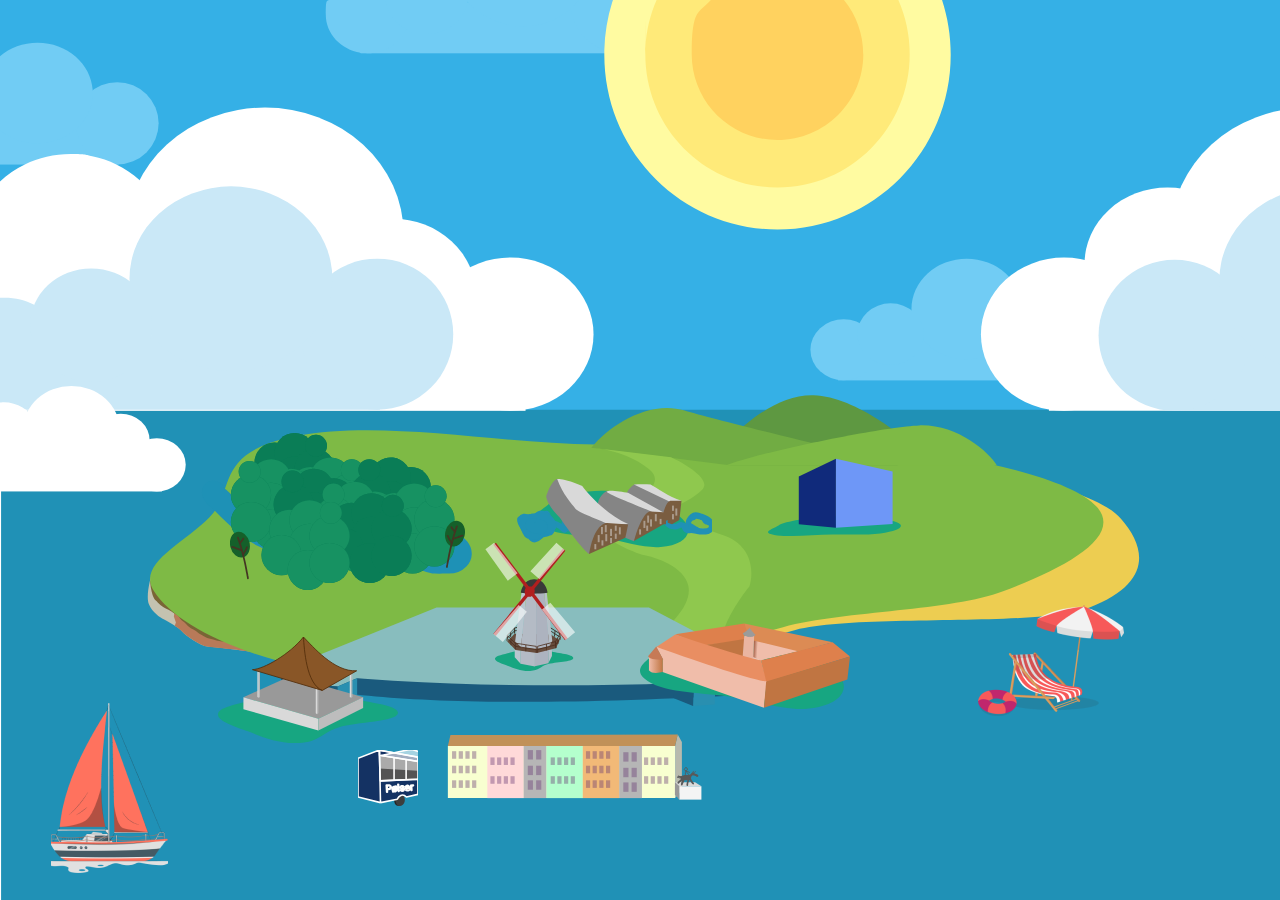
<file: html/boerneunivers.html>
<!DOCTYPE html>
<html lang="en">
<head>
    <meta charset="UTF-8">
    <meta name="viewport" content="width=device-width, initial-scale=1.0">
    <title>VisitSønderborg</title>
    <link rel="stylesheet" href="../css/kids.css">
    <link rel="stylesheet" href="../css/constants.css">
</head>
<body class="kidsMap__body">
    <main class="kidsMap">
        <img src="../images/map_island.svg" alt="kort for Børneuniverset" class="kidsMap__island">
        <img src="../images/map_boat.png" alt="sejlbåd" class="kidsMap__boat">
        <a href="#" class="kidsMap__resort kidsMap__icon"><img src="../images/map__resort.svg" alt="Nordborg resort"></a>
        <a href="boerneunivers-kategori.html" class="kidsMap__forest kidsMap__icon"><img src="../images/map__forest.svg" alt="en skov med dyr i"></a>
        <img src="../images/map__animals.svg" alt="Dyr i skoven" class="kidsMap__animals">
        <a href="#" class="kidsMap__windmill kidsMap__icon"><img src="../images/map__windmill.svg" alt="Dybbøl Mølle"></a>
        <a href="#" class="kidsMap__concert kidsMap__icon"><img src="../images/map__concert.svg" alt="scene til koncerter"></a>
        <a href="#" class="kidsMap__castle kidsMap__icon"><img src="../images/map__castle.svg" alt="Sønderborg Slot"></a>
        <a href="#" class="kidsMap__city kidsMap__icon"><img src="../images/map__city.svg" alt="Sønderborg havnefront"></a>
        <a href="#" class="kidsMap__statue kidsMap__icon"><img src="../images/map__statue.svg" alt="statue af ringridderrytter på hest"></a>
        <a href="#" class="kidsMap__food kidsMap__icon"><img src="../images/map__food.svg" alt="en pølsevogn"></a>
        <a href="#" class="kidsMap__universe kidsMap__icon"><img src="../images/map__universe.svg" alt="Universe Science Park - Den blå kube"></a>
        <a href="#" class="kidsMap__beach kidsMap__icon"><img src="../images/map__beach.png" alt="en strandstol"></a>
    </main>
</body>
</html>
</file>
<file: css/kids.css>
@import url(constants.css);

.imageCredit {
    font-size: 8px;
    line-height: 12px;
    margin-inline-start: 4px
}
.kidsCategory__body{
    display: flex;
    flex-direction: column;
    background-image: url(../images/kids_icon_background.svg);
    background-repeat:repeat;
    background-size: contain;
}
.kidsCategory__header{
    width: 100vw;
    height: 55vh;
    background-image: url(../images/kids_green_backdrop.svg);
    background-size: cover;
    background-repeat: no-repeat;
    display: flex;
    justify-content: center;
    align-items: center;
    transform: translateY(-100%);
    animation: slideDown 1s cubic-bezier(0.68, -0.55, 0.27, 1.55) forwards;
}
@keyframes slideDown {
    0% {
        transform: translateY(-100%);
    }
    100% {
        transform: translateY(0);
    }
}
  .kidsCategory__headline{
    color: white;
  }


/*Kids slider*/
.kidsSlider{
    display: flex;
    flex-direction: column;
    align-items: center;
    transform: translateY(100%);
    animation: slideUp 1s cubic-bezier(0.68, -0.55, 0.27, 1.55) forwards;
}

@keyframes slideUp {
    0% {
        transform: translateY(100%);
    }
    100% {
        transform: translateY(0);
    }
}
.kidsSlider__cards {
    display: flex;
    width: 100vw;
    align-items: center;
    justify-content: center;
    gap: var(--spacing__16);
    container-name: kidsSlider;
    container-type: inline-size;
}

.addToWishlist{
    display: none;
    position: absolute;
    bottom: var(--spacing__8);
    right: var(--spacing__8);
}
.kidsSlider__card{
    background: var(--gradient__orange);
    width: 228px;
    height: 320px;
    color: white;
    border-radius: var(--borderRadius__S);
    position: relative;
    display: flex;
    flex-direction: column;

    & .imageCredit{
        margin-block-start: var(--spacing__8);
        margin-inline: var(--spacing__8);
        margin-block-end: 0;
    }
}
.addAsWish{
    display: none;
    background: none;
    border: none;
    position: absolute;
    bottom: 0%;
    right: 0%;
    cursor: pointer;
}
.addAsWishIcon{
    pointer-events: none;
    width: 30px;
}

.addAsWishIcon.--active{
    background-image: url(../images/icon__heart__filled.svg);
}

.kidsSlider__card--focus{
    width: 270px;
    height: 350px;

    & .kidsSlider__image{
        width: 270px;
    }
    & .addAsWish{
        display: block;
    }
}
.kidsSlider__cards .kidsSlider__card:nth-of-type(3n){  
    /* Every 3rd card gets the blue gradient background */
    background: var(--gradient__blue);
}
.kidsSlider__cards .kidsSlider__card:nth-of-type(3n+1){ 
    /* Every card after every 3rd card gets the background color green */
    background: var(--gradient__green);
}
.kidsSlider__location{
    flex-grow: 1;
    position: absolute;
    bottom: var(--spacing__8);
    left: var(--spacing__8);
    margin: 0;
}
.kidsSlider__title{
    margin-block-start: var(--spacing__20);
    margin-block-end: 0;
    margin-inline: var(--spacing__8);
}
.kidsSlider__image{
    object-fit: cover;
    width: 228px;
    height: 178px;
    border-radius: var(--borderRadius__S) var(--borderRadius__S) 0 0;
}

.kidsSlider__headline{
    margin-inline: auto;
    margin-block-end: var(--spacing__32);
    margin-block-start: 0;
}
.kidsSlider__subHeadline{
    margin-block: 0 var(--spacing__20);
}
.ageButtons{
    margin-block: 0 var(--spacing__20);
    display: flex;
    gap: var(--spacing__12);
}
.ageButton{
    display: block;
    border: solid 2px orange;
    border-radius: var(--borderRadius__S);
    background-color: white;
    width: 80px;
    font-size: 1.25rem;
    text-align: center;
    text-decoration: none;
    color: var(--text__primary);
    cursor: pointer;
}
.ageButton.--active{
    background: var(--gradient__orange);
    color: white;
}
.indicators{
    width: 192px;
    display: flex;
    gap: var(--spacing__8);
    place-self: center;
    margin-block: var(--spacing__16);
}
.indicator{
    width: 32px;
    height: 2px;
    background: rgba(0, 0, 0, 0.244);
}
.indicator--active{
    background: rgba(0, 0, 0, 0.674);
}
.slider__arrows{
    position: absolute;
    z-index: 5;
    display: flex;
    gap: 20rem;
    cursor: pointer;

    & .slider__arrow--next{
        transform: rotate(180deg);
    }
    
}
.slider__arrow--next:hover,.slider__arrow--previous:hover{
    fill: white;
}

/* container query for the kids slider*/
@container kidsSlider (max-width:980px){
    .kidsSlider__card{
     width: 153px;
     height: 206px;
    }
    .kidsSlider__image{
        width: 153px;
        height: 120px;
    }
    .kidsSlider__title{
        font-size: 1rem;
        margin-block-start: 4px;
    }
    .kidsSlider__location{
        font-size: 0.75rem;
        bottom: 4px;
        left: 4px;

        & svg{
            width: 10px;
            margin-block-end: -4px;
            margin-inline-start: 2px;
        }
    }
    .kidsSlider__card--focus{
        width: 170px;
        height: 228px;

        & .kidsSlider__image{
            height: 145px;
            width: 170px;
        }
    }
    .addAsWishIcon{
        width: 23px;
    }
    .slider__arrows{
        gap: 14rem;
    }
    .slider__arrow{
        width: 30px;
    }
 }
 /*Kids banner*/
 .kidsBanner{
    display: flex;
    align-items: center;
    margin-block-start: 200px;
    container-name: kidsBanner;
    container-type: inline-size;
    transform: translateY(100%);
    animation: slideUp forwards;
    animation-timeline: view();
    animation-range: cover 15% cover 50%;;
 }
 .kidsBanner__background{
    position: absolute;
    z-index: 1;
 }
 .kidsBanner__headline{
    color: var(--text__secondary);
    font-weight: 700;
    font-size: 2.2rem;
    z-index: 2;
    margin-inline: auto;
 }
 .kidsBanner__highlight{
    color: var(--textKids__accent--pink);
 }

 @keyframes slideLeft {
    0%{
        transform: translateX(100%);
    }
    100%{
        transform: translateX(0);
    }
 }

 @container kidsBanner (max-width:1100px){
    .kidsBanner__headline{
        font-size: 1.8rem;
    }
 }
 @container kidsBanner (max-width:900px){
    .kidsBanner__headline{
        font-size: 1.4rem;
    }
 }
 @container kidsBanner (max-width:700px){
    .kidsBanner__headline{
        font-size: 1rem;
    }
 }
 @container kidsBanner (max-width:500px){
    .kidsBanner__headline{
        font-size: 0.8rem;
    }
 }
 @container kidsBanner (max-width:400px){
    .kidsBanner__headline{
        font-size: 0.6rem;
    }
 }
.kidsVideoSection{
    background-image: url(../images/kidsVideo__background.svg);
    background-repeat: no-repeat;
    background-size: cover;
    height: 800px;
    display: flex;
    align-items: center;
    justify-content: space-around;
}
.kidsVideoSection__locationIcon{
    width: 15px;
    margin-block-end: -5px;
}
.kidsVideoSection__text{
    color: var(--accent__blue);
    width: 380px;
    display: flex;
    flex-direction: column;
    transform: translateX(-100%);
    animation: slideRight forwards;
    animation-timeline: view();
    animation-range: cover 15% cover 50%;;
}
.kidsVideoSection__video{
    max-width: 50%;
    height: auto;
}
@keyframes slideRight {
    0%{
        transform: translateX(-100%);
    }
    100%{
        transform: translateX(0%);
    }
}
.kidsEventSlider{
    display: flex;
    justify-content: center;
    gap: var(--spacing__32);
    margin-block-end: 80px;
}
.kidsEventSlider__card{
    background-color: #FFE6BB;
    color: #EF9906;
    width: 310px;
    height: 382px;
    border-radius: var(--borderRadius__S);

    & p{
        margin-inline-start: var(--spacing__8);
    }
    & svg{
        margin-block-end: -3px;
        margin-inline-end: 4px;
    }
}
.kidsEventSlider .kidsEventSlider__card:nth-of-type(3n){
    background-color: #CAE8F7;
    color: #24A6F0;
}
.kidsEventSlider .kidsEventSlider__card:nth-of-type(3n+1){
    background-color: #F7D0D3;
    color: #FF7983;
}
.kidsEventSlider__img{
    object-fit: cover;
    width: 310px;
    height: 244px;
    border-radius: var(--borderRadius__S) var(--borderRadius__S) 0 0;
}

@container eventSlider (max-width:800px){
    .kidsEventSlider__card{
        width: 200px;
        height: 300px;
    }
    .kidsEventSlider__img{
        width: 200px;
        height: 150px;
    }
}
/*Footer for the kids page*/
.kidsFooter{
    display: flex;
    justify-content: space-between;
    align-items: center;
    flex-direction: column;
    width: 100%;
    height: 400px;
    background-image: url(../images/footerWater.svg);
    background-repeat: no-repeat;
    background-size: cover;
    container-name: footer;
    container-type: inline-size;
}
.kidsFooter__island{
    width: 1000px;
    transition: 0.5s ease;
}
.kidsFooter__island:hover{
    transform: scale(1.2);
}
.kidsFooter__someIcons{
    display: flex;
    width: 100vw;
    gap: var(--spacing__48);
    justify-content: center;
    align-items: center;
    margin-block-end: var(--spacing__8);
   & p {
    color: var(--text__secondary);
    border-top: solid 1px white;
    width: 400px;
    }
}
.kidsFooter__tiktokLink{
    text-decoration: none;
    position: relative;
    
}
.kidsFooter__tiktok--red {
    position: absolute;
    left: 0;
    z-index: -1;
}
.kidsFooter__tiktok--cyan{
    position: absolute;
    left: 0;
    z-index: -2;
}

.kidsFooter__tiktokLink:hover > .kidsFooter__tiktok--cyan{
    animation: cyanAnimation 0.5s forwards;
}

.kidsFooter__tiktokLink:hover > .kidsFooter__tiktok--red{
    animation: redAnimation 0.5s forwards;
}

@keyframes cyanAnimation{
    from{
        transform: translate(0, 0);
    }
    to{
        transform: translate(-3px, -3px);
    }
}

@keyframes redAnimation{
    from{
        transform: translate(0, 0);
    }
    to{
        transform: translate(3px, 3px);
    }
}

.kidsFooter__instagramLink{
    text-decoration: none;
    position: relative;
}
.kidsFooter__instagramBackground{
    position: absolute;
    left: 0;
    z-index: -1;
    opacity: 0;
    visibility: hidden;
    transition: opacity 0.5s ease, visibility 0.5s ease;
}

.kidsFooter__instagramLink:hover > .kidsFooter__instagramBackground{
    opacity: 1;
    visibility: visible;
    
}

.kidsFooter__facebookLink{
    text-decoration: none;
    position: relative;
    
}
.kidsFooter__facebook--blue{
    position: absolute;
    left: 0;
    opacity: 0;
    visibility: hidden;
    transition: opacity 0.5s ease, visibility 0.5s ease;
}
.kidsFooter__facebookBackground{
    position: absolute;
    left: 1px;
    top: 1px;
    opacity: 0;
    visibility: hidden;
    transition: opacity 0.5s ease, visibility 0.5s ease;
}

.kidsFooter__facebookLink:hover > .kidsFooter__facebook--blue{
    opacity: 1;
    visibility: visible; 
}
.kidsFooter__facebookLink:hover > .kidsFooter__facebookBackground{
    opacity: 1;
    visibility: visible; 
}

@container footer (max-width: 800px){
    .kidsFooter__someIcons{
        font-size: 0.6rem;
    }

    .kidsFooter__island{
        width: 800px ;
    }
}

.wishListSection{
    position: fixed;
    z-index: 5;
    background-color: white;
    height: 600px;
    width: 400px;
    display: flex;
    flex-direction: column;
    align-items: center;
    top: 80px;
    right: -100%;
    box-shadow: 0 4px 8px rgba(0, 0, 0, 0.1);
    transition: 0.5s ease;
    overflow: auto;
    display: flex;
    flex-direction: column;
    gap: 1rem;
    overflow-x: hidden;

    & .kidsSlider__card{
        width: 80%;
        height: 100px;
    }
    & .kidsSlider__image{
        display: none;
    }
    & .imageCredit{
        display: none;
    }
    & .kidsSlider__card:nth-of-type(3n){
        background: var(--gradient__blue);
    }
    & .kidsSlider__card:nth-of-type(3n+1){
        background: var(--gradient__green);
    }
}
.wishListSection.active {
    right: 0;
}
.wishListSection__heading{
    margin-block:10px;
    border-bottom: 1px solid black;
    width: 300px;
    text-align: center;
}
@media (max-width: 800px){
    .kidsBanner{
        margin-block-start:92px;
    }
    .kidsVideoSection{
        height: 600px;
    }
    .kidsVideoSection__text{
        margin-inline-start: 30px;
    }
    .wishListSection{
        width: 300px ;
        height: 400px;
    }
}
@media (max-width: 500px){
    .kidsVideoSection{
        height: 400px;
    }
    .kidsVideoSection__text{
        margin-inline-start: 30px;
    }
    .kidsVideoSection__heading{
        font-size: 1rem;
    }
    .kidsVideoSection__link{
        font-size: 0.6rem;
    }
}

/*Kids interactivemap page*/
.kidsMap__body{
    overflow: hidden;
}
.kidsMap{
    background: url(../images/map_island_background.svg);
    background-repeat: no-repeat;
    background-size: cover;
    width: 100vw;
    height: 100vh;
    display:grid;
    position: relative;
}
.kidsMap__island{
    width: 80%;
    place-self: center;
    margin-block-start: 200px;
}
.kidsMap__boat{
    position: absolute;
    bottom: 3%;
    left: 4%;
    animation: boat 5s ease-in infinite;
    transform-origin: bottom center;
}
.kidsMap__city{
    position: absolute;
    width: 280px;
    bottom: 10%;
    left: 32%;
}
.kidsMap__statue{
    position: absolute;
    width: 45px;
    bottom: 10%;
    left: 52%;
}
.kidsMap__food{
    position: absolute;
    width: 60px;
    bottom: 10%;
    left: 28%;
}
.kidsMap__concert{
    position: absolute;
    width: 180px;
    bottom: 17%;
    left: 17%;
}
.kidsMap__resort{
    position: absolute;
    width: 200px;
    left: 40%;
    bottom: 38%;
}
.kidsMap__windmill{
    position: absolute;
    width: 110px;
    left: 37%;
    bottom: 25%;
}
.kidsMap__universe{
    position: absolute;
    width: 133px;
    left: 60%;
    bottom: 40%;
}
.kidsMap__beach{
    position: absolute;
    width: 110px;
    right: 15%;
    bottom: 20%;
}
.kidsMap__castle{
    position: absolute;
    width: 210px;
    left: 50%;
    bottom: 20%;
}
.kidsMap__icon:hover{
    transform: scale(1.3);
    transition: 0.5s ease;
}
.kidsMap__forest{
    position: absolute;
    width: 235px;
    left: 18%;
    bottom: 34%;
}
.kidsMap__animals{
    position: absolute;
    width: 100px;
    left: 22%;
    bottom: 42%;
    z-index: -1;
    pointer-events: none;
}
.kidsMap__forest:hover + .kidsMap__animals{
    transform: scale(2.5);
    z-index: 2;
    transition: 1s ease;
    transform-origin: center;
}
/* makes the boat sway as if in water*/
@keyframes boat {
    0% {
        transform: rotate(5deg);
    }
    25% {
        transform: rotate(0deg);
    }
   50%{
        transform: rotate(-5deg);
    }
    75%{
        transform: rotate(0deg);
    }
    100%{
        transform: rotate(5deg);
    }
}
</file>
<file: css/constants.css>
/* Font */
@import url("https://fonts.googleapis.com/css2?family=Montserrat:ital,wght@0,100..900;1,100..900&display=swap");

:root {
    /* colors fill */
    --mintgreen: #d0eae3;
    --lightBlue: #BDD4ED;
    --lilacGrey: #BFBDD1;
    --accent__blue: #17156a;
    --grey: #C7C7C7;

    /* gradients */
    --gradient__blue: linear-gradient(136deg, rgba(87, 235, 255, 100%) 0%, rgba(0, 119, 228, 100%) 100%);
    --gradient__orange: linear-gradient(180deg, rgba(249, 211, 10, 100%) 0%, rgba(237, 144, 5, 100%) 100%);
    --gradient__green: linear-gradient(136deg, rgba(178, 232, 90, 100%) 0%, rgba(107, 176, 47, 100%) 100%);

    /* colors text */
    --text__primary: #000000;
    --text__secondary: #ffffff;
	--text__noFocus: #C7C7C7;
    --text__accent--primary: #be323e;
    --text__accent--secondary: #17156a;
    --textKids__accent--blue: #24a6f0;
    --textKids__accent--yellow: #ef9906;
    --textKids__accent--pink: #fb9da4;

    --borderRadius__S: 8px;
    --borderRadius__M: 12px;

    /* spacing */
    --spacing__4: 4px;
    --spacing__8: 8px;
    --spacing__12: 12px;
    --spacing__16: 16px;
    --spacing__20: 20px;
    --spacing__24: 24px;
    --spacing__32: 32px;
    --spacing__40: 40px;
    --spacing__48: 48px;
    --spacing__64: 64px;
    --spacing__92: 92px;
    --spacing__128: 128px;
    --spacing__228: 228px;

    /* SLIDER */
      /* calculation of the cardWidth, because it's used in two places
    1. width of card itself, 2.translation (because card moves one place to the right
    -1vw for the gap, -8px, so that there are space for a glimpse of the two next cards*/
    --cardWidth: calc(((100vw) / 5) - 1vw - 8px);
    --cardWidthMobile: calc(((100vw) / 3) - 1vw);
    --currentCard: 4;

}

body {
    margin: 0;
    font-family: "Montserrat", sans-serif;
    font-optical-sizing: auto;
    font-style: normal;
    overflow-x: hidden;
    -ms-overflow-style: none;
    /* IE and Edge */
    scrollbar-width: 0px;
    /* Firefox */
}

body::-webkit-scrollbar {
    display: none;
}

/* font-sizes mobile*/

p {
    line-height: 1.5rem;
}
h1{
    font-size: 2.25rem;
    font-weight: 800rem;
    line-height: 2.75rem;
}
h2{
    font-size: 2rem;
    font-weight: normal;
}
h3{
    font-size: 1.5rem;
    line-height: 2rem;
    font-weight: normal;
}
h4{
    font-family: "Mr Dafoe", cursive;
    font-size: 1.5rem;
    font-weight: 100;
    color: var(--text__accent--primary);
    margin: 0;
}
h5{
    font-size: 1.25rem;
    font-weight: bold;
}
h6 {
    font-size: 1rem;
}

/*font sizes desktop*/
@media screen and (min-width: 745px){

    
    h1{
        font-size: 4.5rem;
        font-weight: 800rem;
        line-height: 5.5rem;
    }
    h2{
        font-size: 3rem;
    }
    h3{
        font-size: 2.5rem;
        line-height: 3rem;
    }
    h4{
        font-family: "Mr Dafoe", cursive;
        font-size: 36px;
        color: var(--text__accent--primary);
    }
    h5{
        font-size: 2rem;
        font-weight: bold;
    }
    h6 {
        font-size: 1.25rem;
    }
}


button {
    cursor: pointer;
    border: none;
    font-family: "Montserrat", sans-serif;
}
</file>
